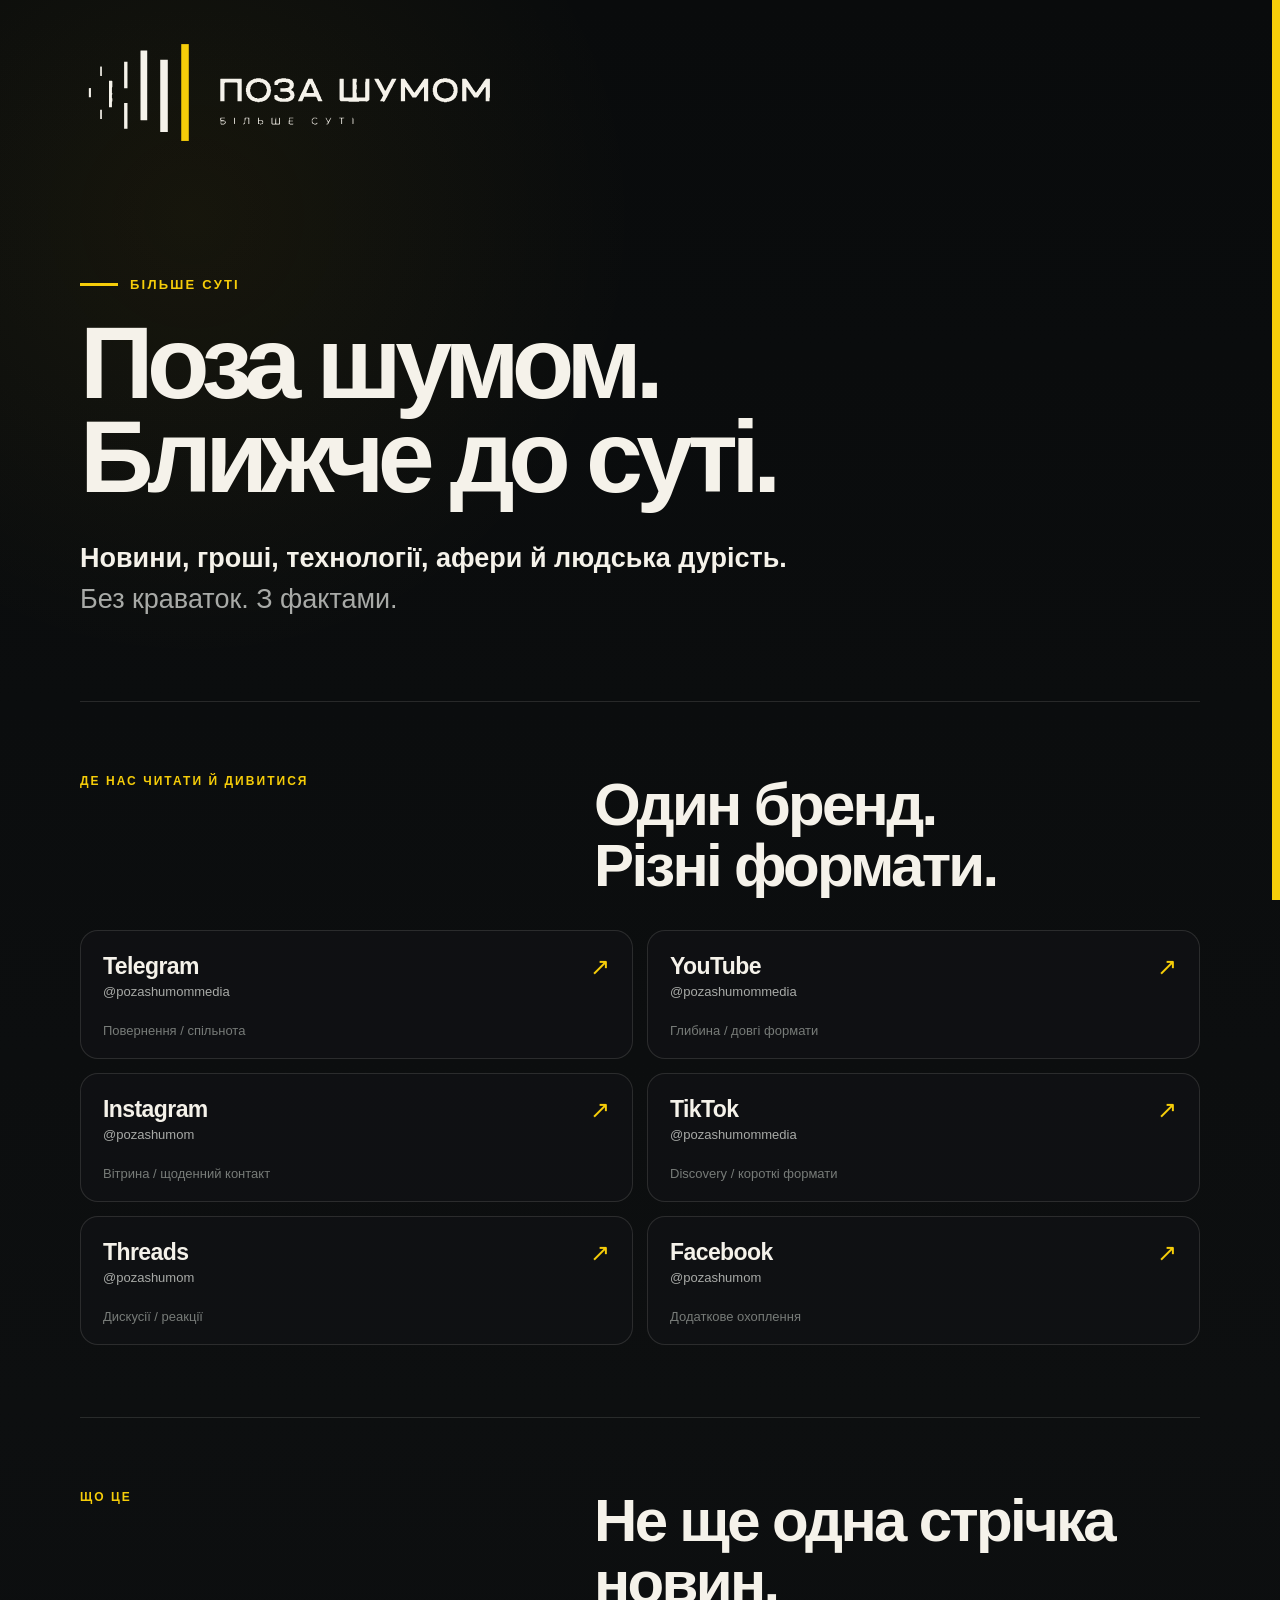
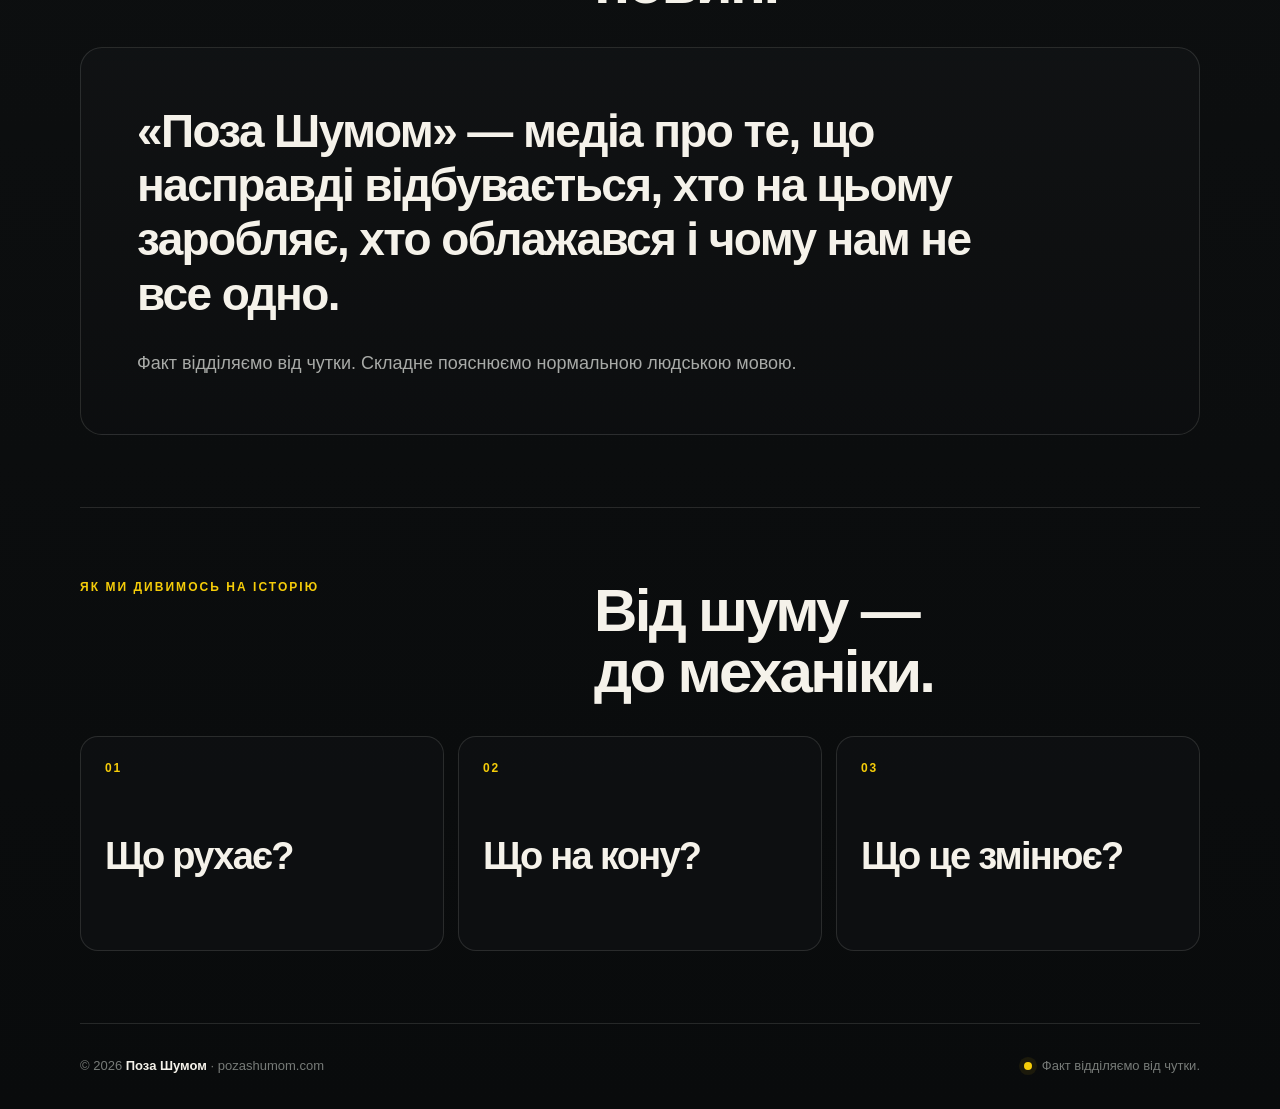
<file: index.html>
<!doctype html>
<html lang="uk">
<head>
<meta charset="utf-8"><meta name="viewport" content="width=device-width,initial-scale=1,viewport-fit=cover">
<title>Поза Шумом — ближче до суті</title>
<meta name="description" content="Новини, гроші, технології, афери, конфлікти й людська дурість. Без краваток. З фактами.">
<meta name="robots" content="index,follow,max-image-preview:large"><meta name="theme-color" content="#090B0C">
<link rel="canonical" href="https://pozashumom.com/"><link rel="icon" href="assets/mark.svg" type="image/svg+xml">
<meta property="og:type" content="website"><meta property="og:locale" content="uk_UA"><meta property="og:site_name" content="Поза Шумом">
<meta property="og:title" content="Поза Шумом — ближче до суті"><meta property="og:description" content="Новини, гроші, технології, афери, конфлікти й людська дурість. Без краваток. З фактами.">
<meta property="og:url" content="https://pozashumom.com/"><meta property="og:image" content="https://pozashumom.com/assets/og-cover.png"><meta name="twitter:card" content="summary_large_image">
<link rel="stylesheet" href="assets/styles.css">
</head>
<body><div class="wrap">
<header class="topbar"><a href="./" aria-label="Поза Шумом — головна"><img class="logo" src="assets/logo-horizontal.svg" alt="Поза Шумом"></a></header>
<main>
<section class="hero"><div class="eyebrow">Більше суті</div><h1>Поза шумом.<br>Ближче до суті.</h1><p><strong>Новини, гроші, технології, афери й людська дурість.</strong><br>Без краваток. З фактами.</p></section>
<section class="section" id="platforms"><div class="section-head"><p class="section-label">Де нас читати й дивитися</p><h2 class="section-title">Один бренд.<br>Різні формати.</h2></div>
<div class="platform-grid">
<a class="platform" href="https://t.me/pozashumommedia" data-platform="telegram" rel="me noopener"><div class="platform-top"><div><div class="platform-name">Telegram</div><div class="platform-handle">@pozashumommedia</div></div><div class="platform-arrow">↗</div></div><div class="platform-role">Повернення / спільнота</div></a>
<a class="platform" href="https://www.youtube.com/@pozashumommedia" data-platform="youtube" rel="me noopener"><div class="platform-top"><div><div class="platform-name">YouTube</div><div class="platform-handle">@pozashumommedia</div></div><div class="platform-arrow">↗</div></div><div class="platform-role">Глибина / довгі формати</div></a>
<a class="platform" href="https://www.instagram.com/pozashumom/" data-platform="instagram" rel="me noopener"><div class="platform-top"><div><div class="platform-name">Instagram</div><div class="platform-handle">@pozashumom</div></div><div class="platform-arrow">↗</div></div><div class="platform-role">Вітрина / щоденний контакт</div></a>
<a class="platform" href="https://www.tiktok.com/@pozashumommedia" data-platform="tiktok" rel="me noopener"><div class="platform-top"><div><div class="platform-name">TikTok</div><div class="platform-handle">@pozashumommedia</div></div><div class="platform-arrow">↗</div></div><div class="platform-role">Discovery / короткі формати</div></a>
<a class="platform" href="https://www.threads.com/@pozashumom" data-platform="threads" rel="me noopener"><div class="platform-top"><div><div class="platform-name">Threads</div><div class="platform-handle">@pozashumom</div></div><div class="platform-arrow">↗</div></div><div class="platform-role">Дискусії / реакції</div></a>
<a class="platform" href="https://www.facebook.com/pozashumom" data-platform="facebook" rel="me noopener"><div class="platform-top"><div><div class="platform-name">Facebook</div><div class="platform-handle">@pozashumom</div></div><div class="platform-arrow">↗</div></div><div class="platform-role">Додаткове охоплення</div></a>
</div></section>
<section class="section" id="about"><div class="section-head"><p class="section-label">Що це</p><h2 class="section-title">Не ще одна стрічка новин.</h2></div><div class="about-card"><p>«Поза Шумом» — медіа про те, що насправді відбувається, хто на цьому заробляє, хто облажався і чому нам не все одно.</p><p class="sub">Факт відділяємо від чутки. Складне пояснюємо нормальною людською мовою.</p></div></section>
<section class="section" id="method"><div class="section-head"><p class="section-label">Як ми дивимось на історію</p><h2 class="section-title">Від шуму —<br>до механіки.</h2></div><div class="principles"><div class="principle"><strong>Що рухає?</strong></div><div class="principle"><strong>Що на кону?</strong></div><div class="principle"><strong>Що це змінює?</strong></div></div></section>
</main>
<footer class="footer"><div>© 2026 <b>Поза Шумом</b> · pozashumom.com</div><div class="footer-signal"><span class="dot"></span><span>Факт відділяємо від чутки.</span></div></footer>
</div><script defer src="assets/app.js"></script></body></html>
</file>
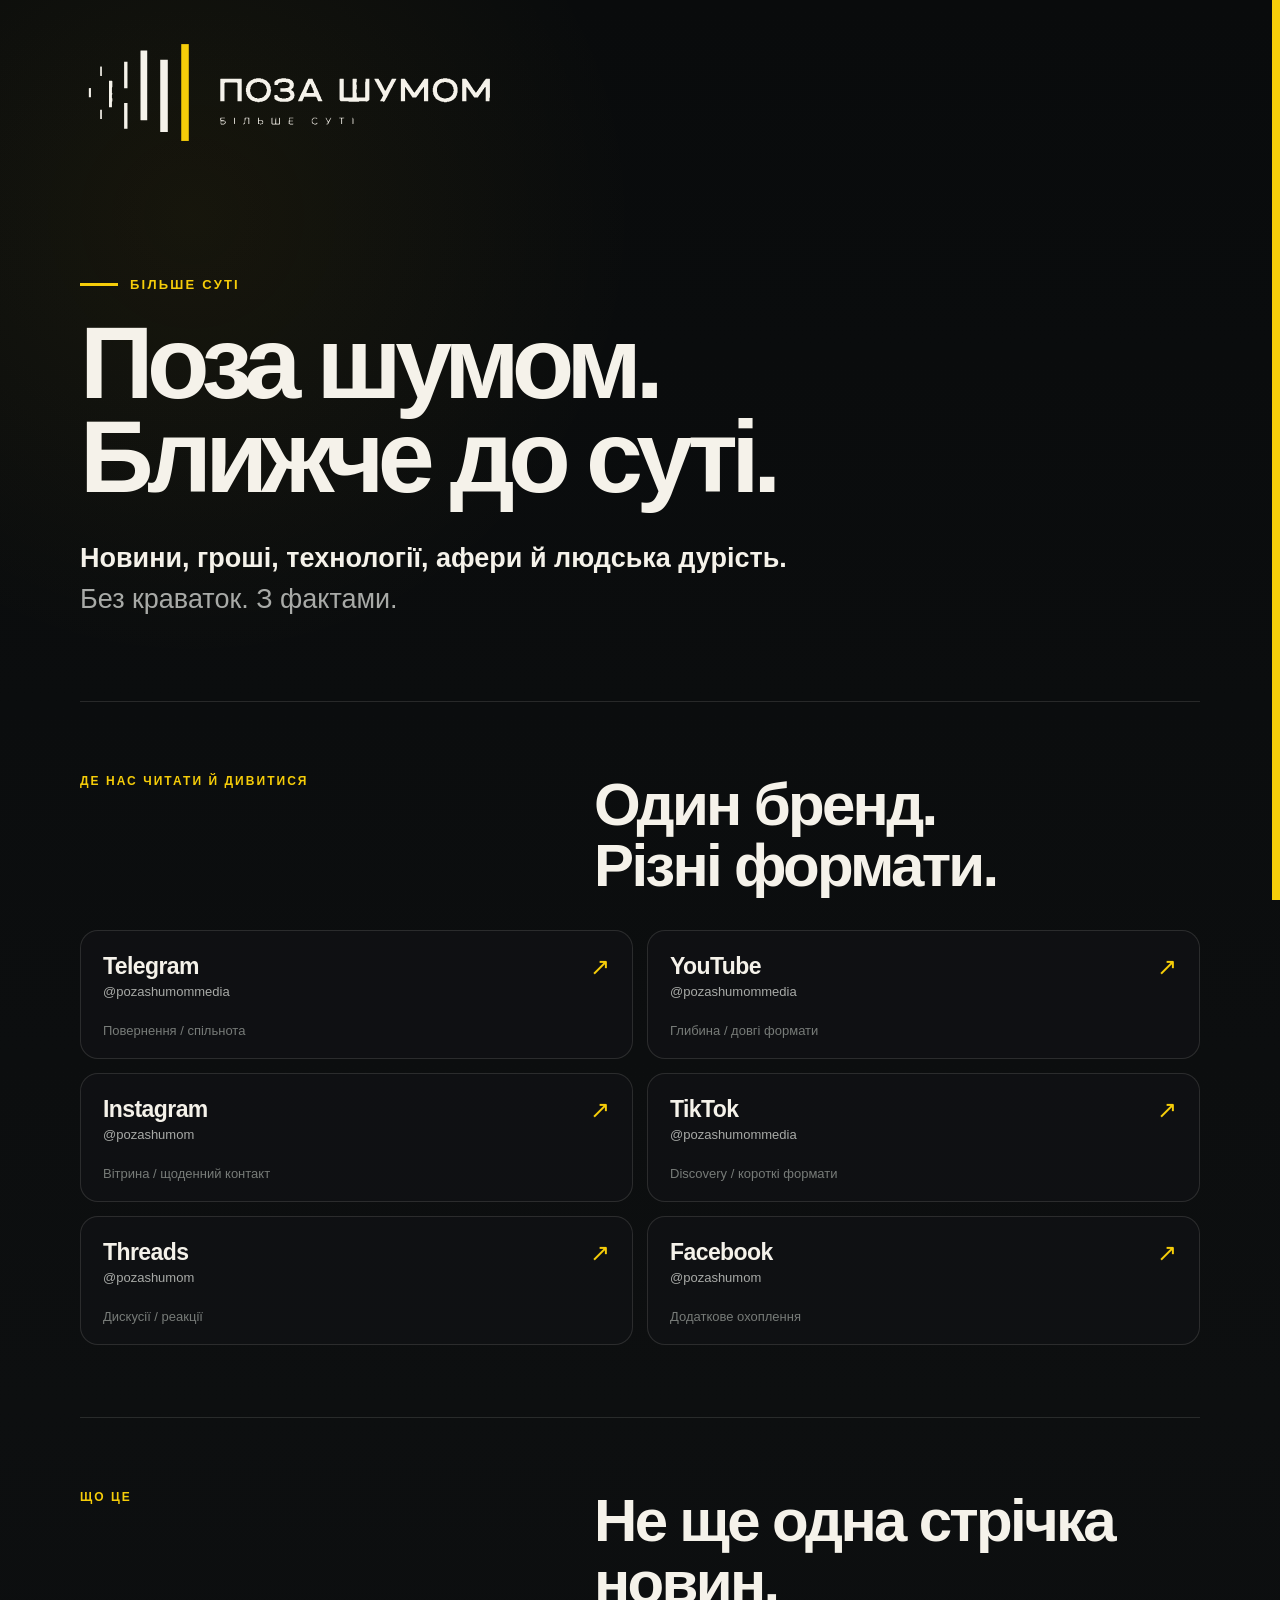
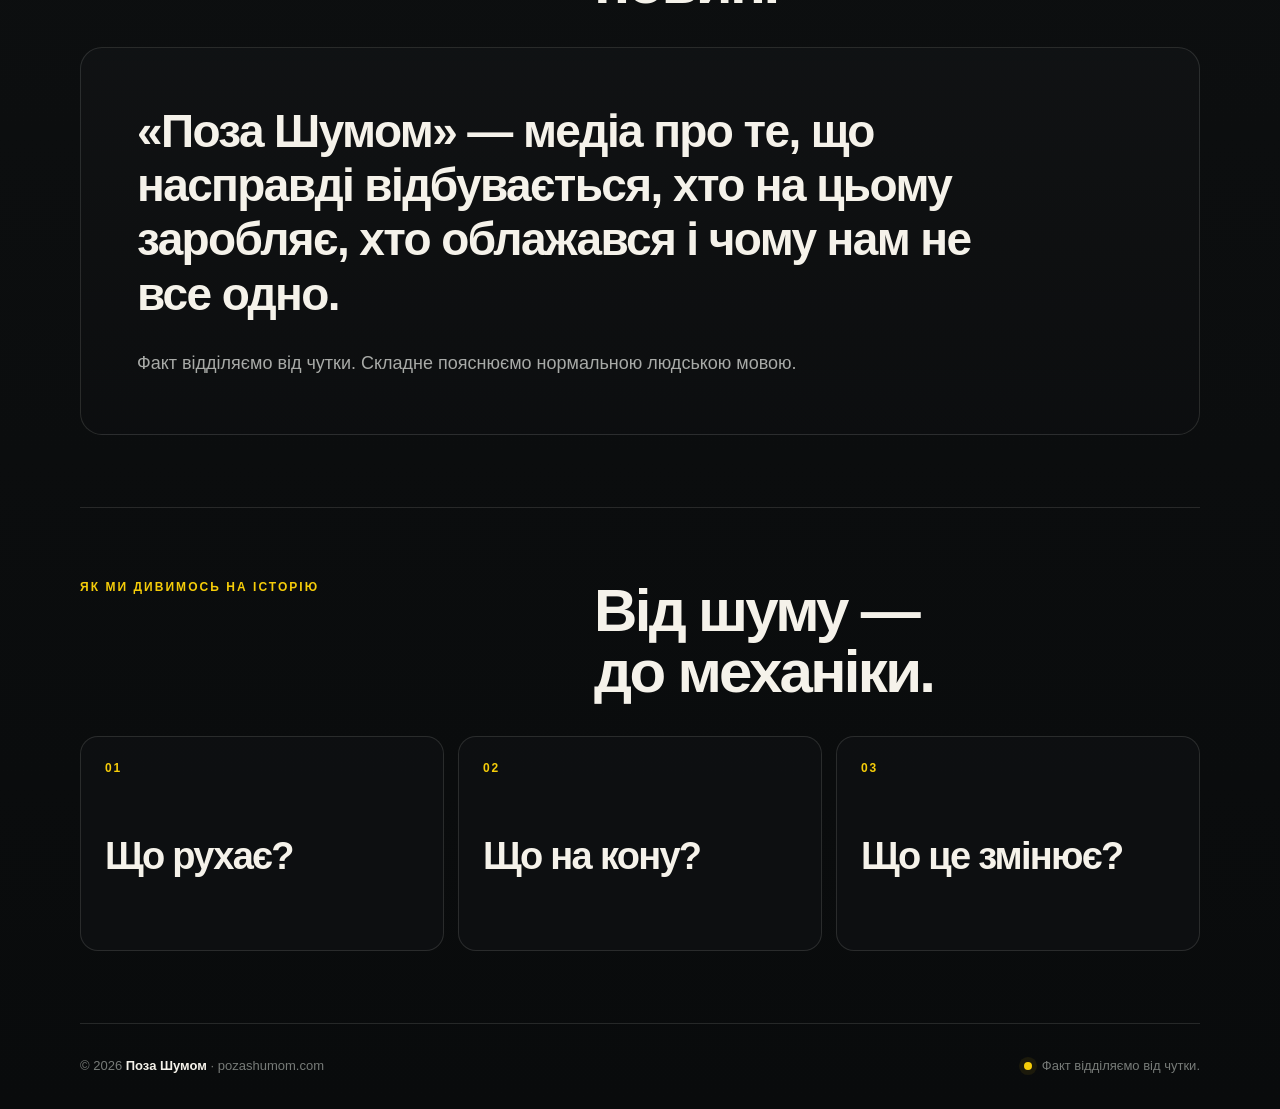
<file: facebook/index.html>
<!doctype html>
<html lang="uk">
<head>
<meta charset="utf-8"><meta name="viewport" content="width=device-width,initial-scale=1">
<meta name="robots" content="noindex,follow"><link rel="canonical" href="https://pozashumom.com/">
<title>Поза Шумом</title>
<script>
try{sessionStorage.setItem("medx_pending_source","facebook")}catch(_){}
location.replace("../");
</script>
<noscript><meta http-equiv="refresh" content="0;url=../"></noscript>
</head>
<body style="background:#090B0C;color:#F5F2EA;font-family:Arial,sans-serif"><p>Переходимо до «Поза Шумом»… <a style="color:#F6CD09" href="../">Відкрити</a></p></body>
</html>
</file>
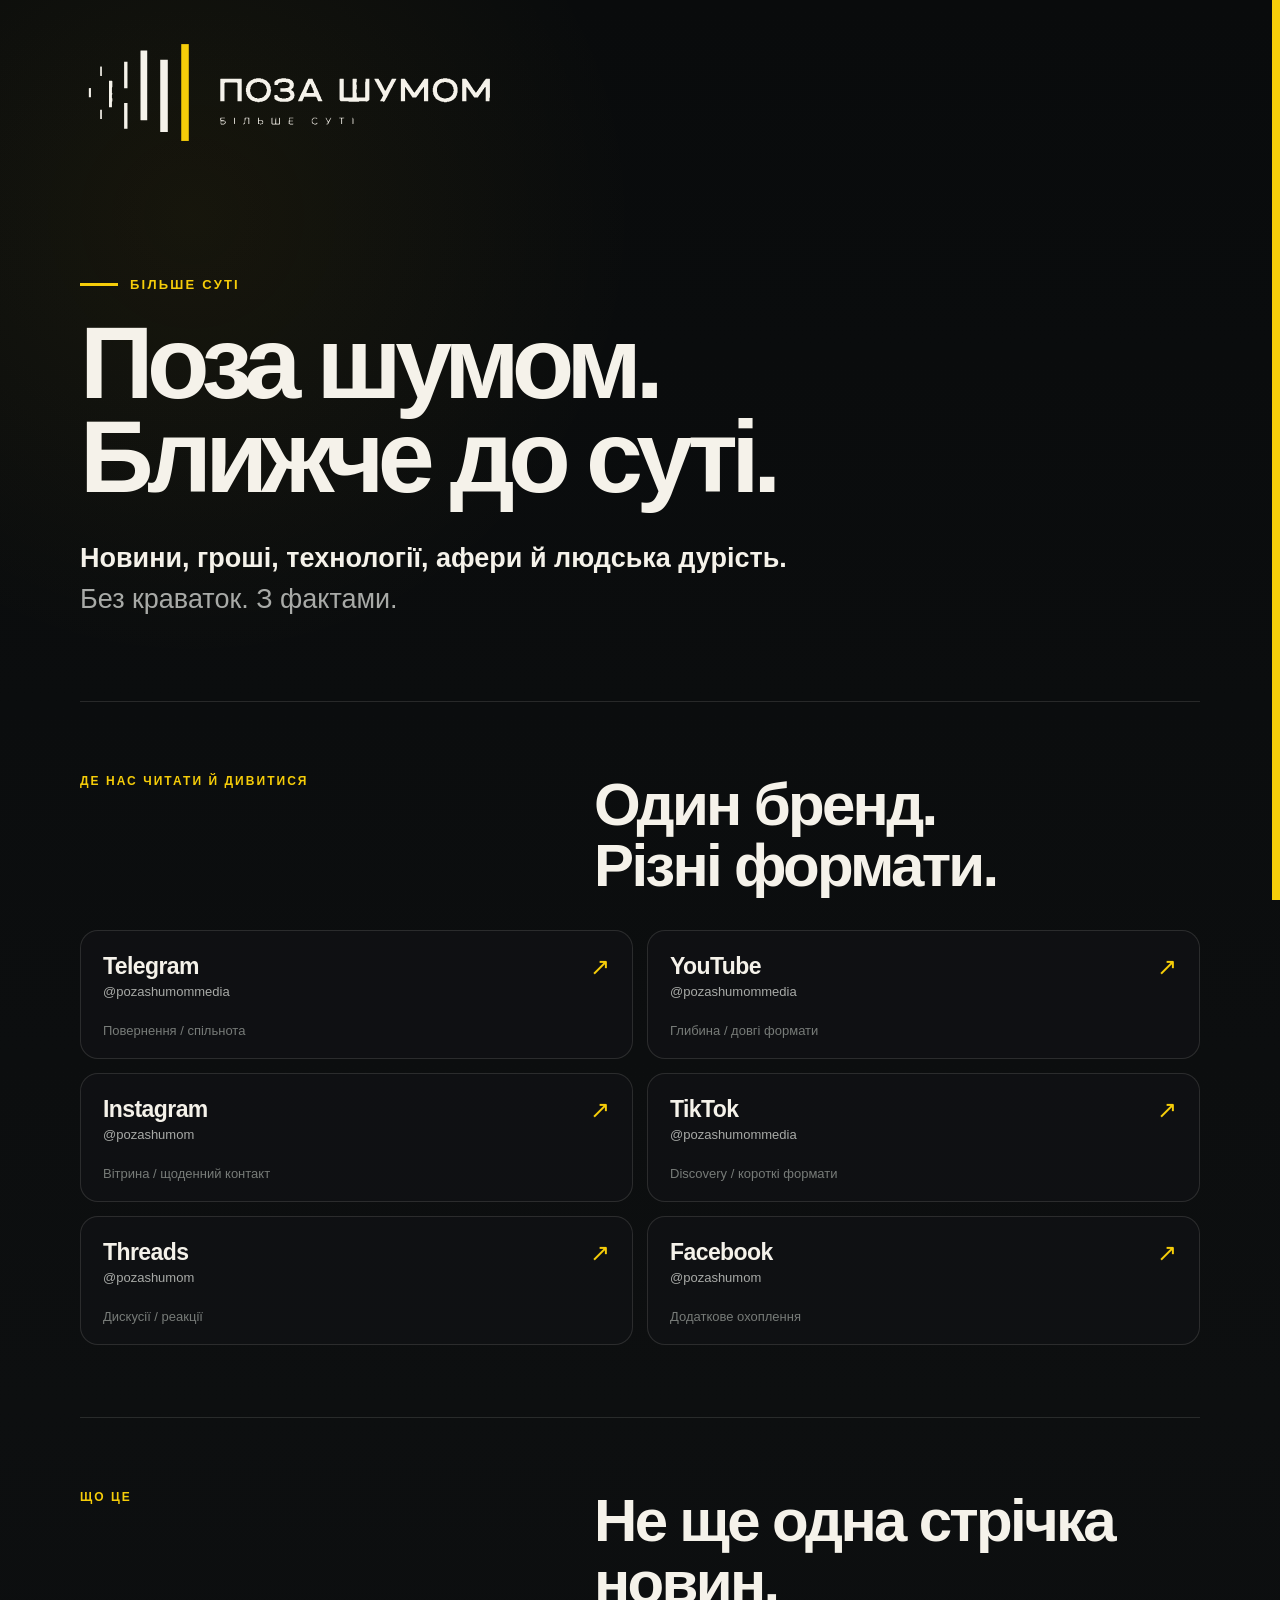
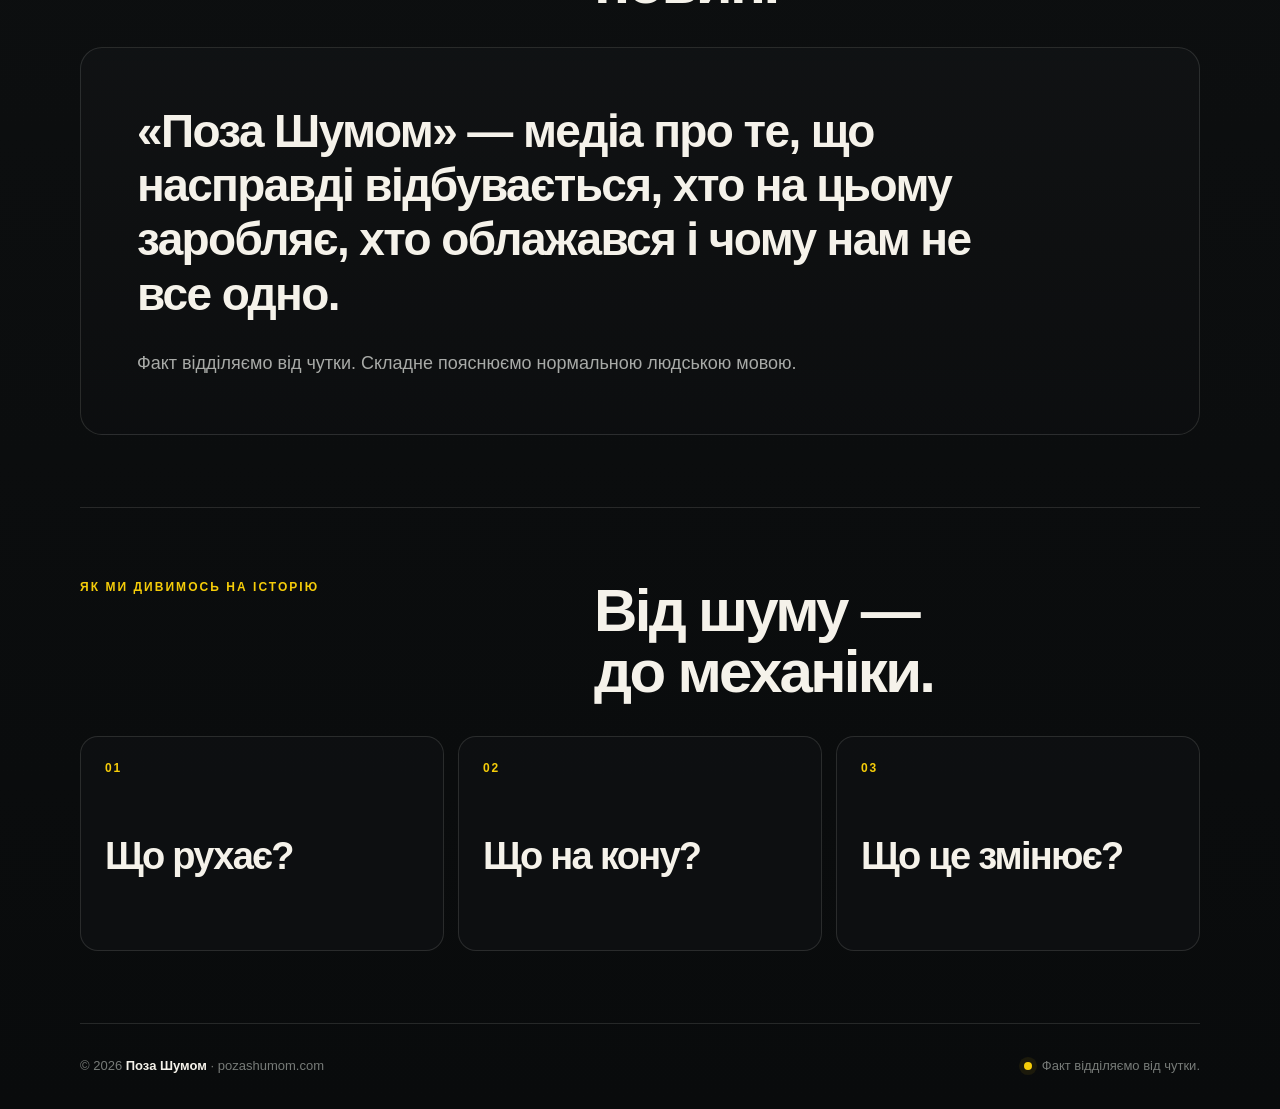
<file: instagram/index.html>
<!doctype html>
<html lang="uk">
<head>
<meta charset="utf-8"><meta name="viewport" content="width=device-width,initial-scale=1">
<meta name="robots" content="noindex,follow"><link rel="canonical" href="https://pozashumom.com/">
<title>Поза Шумом</title>
<script>
try{sessionStorage.setItem("medx_pending_source","instagram")}catch(_){}
location.replace("../");
</script>
<noscript><meta http-equiv="refresh" content="0;url=../"></noscript>
</head>
<body style="background:#090B0C;color:#F5F2EA;font-family:Arial,sans-serif"><p>Переходимо до «Поза Шумом»… <a style="color:#F6CD09" href="../">Відкрити</a></p></body>
</html>
</file>
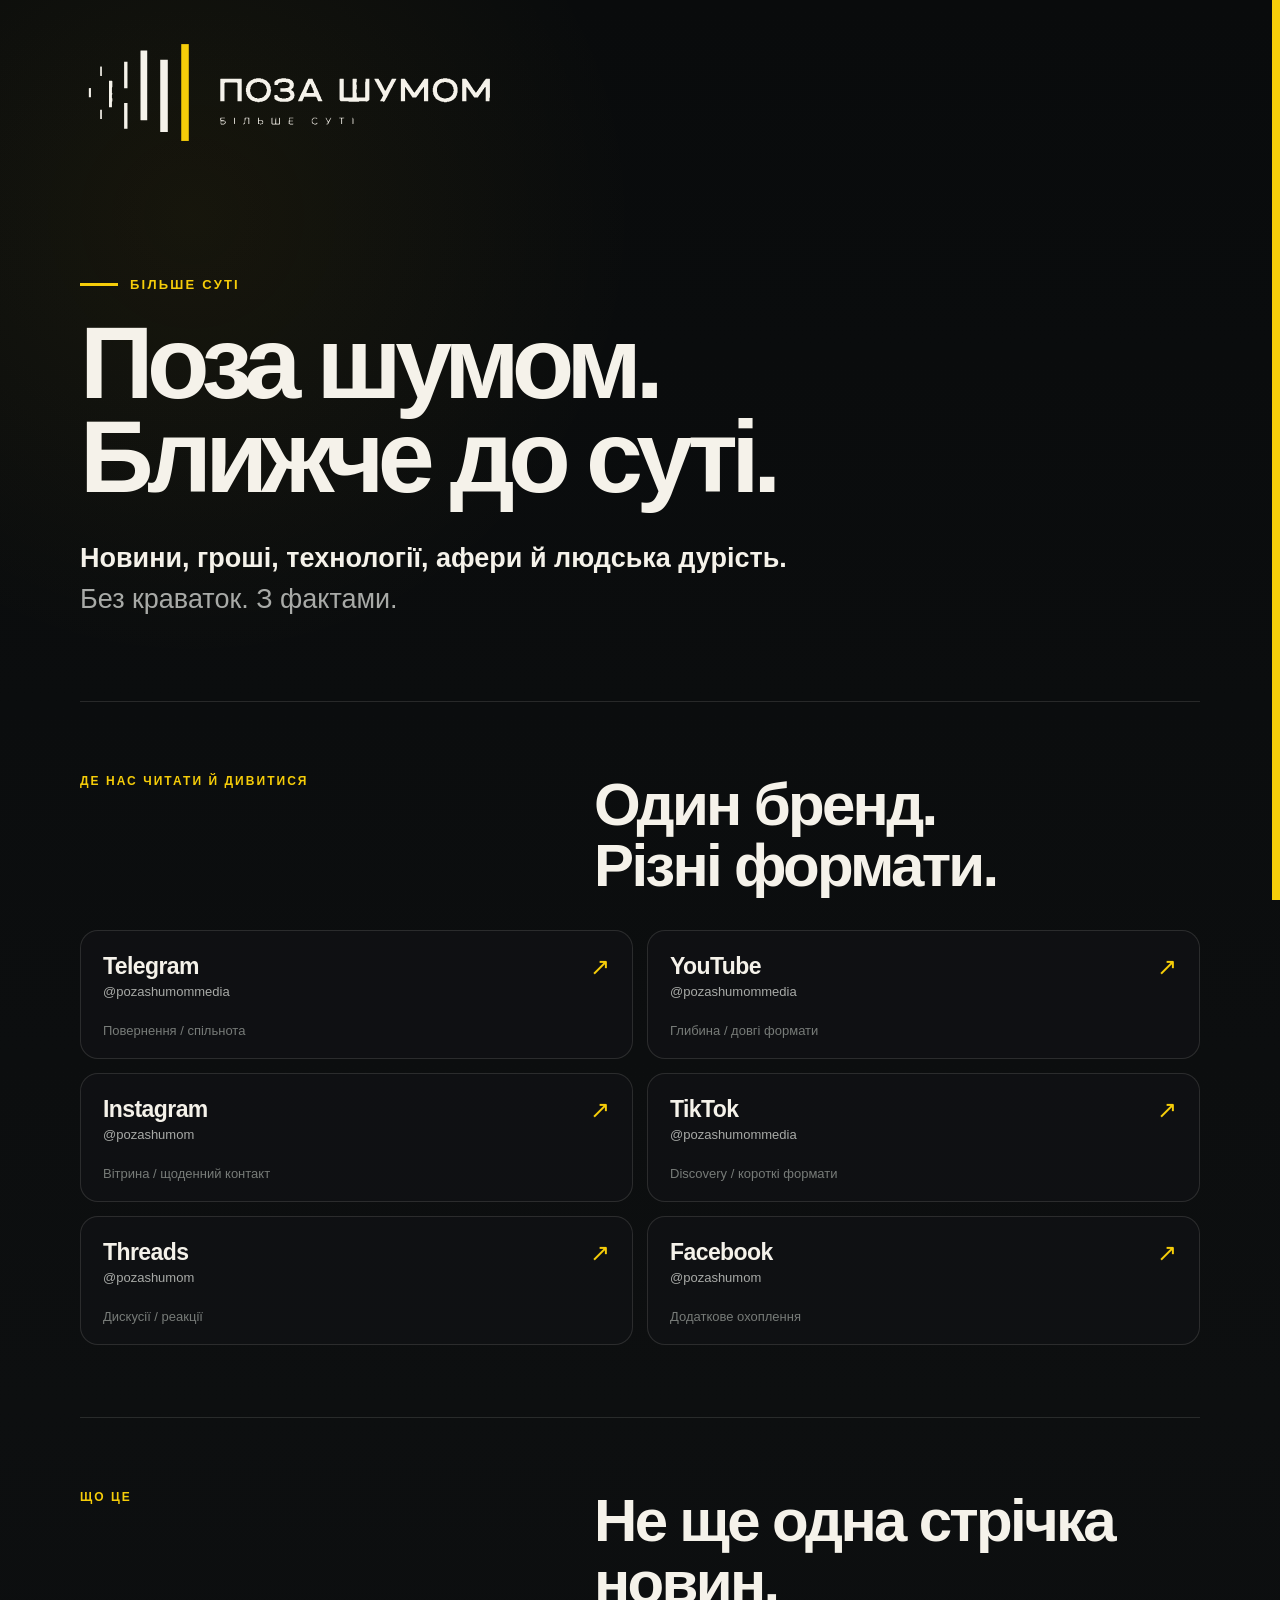
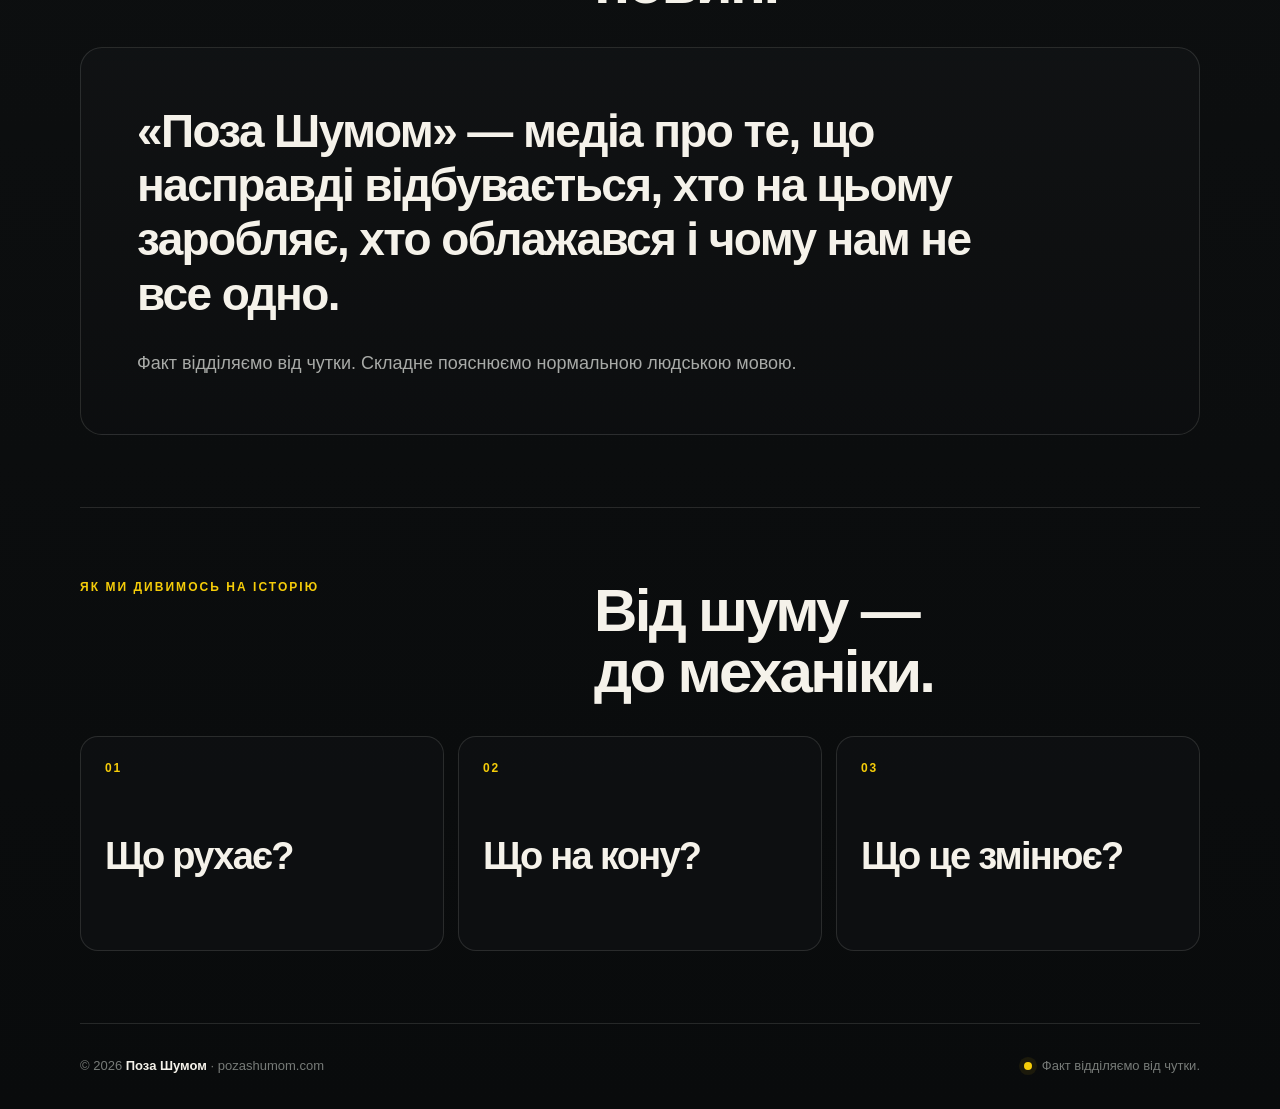
<file: telegram/index.html>
<!doctype html>
<html lang="uk">
<head>
<meta charset="utf-8"><meta name="viewport" content="width=device-width,initial-scale=1">
<meta name="robots" content="noindex,follow"><link rel="canonical" href="https://pozashumom.com/">
<title>Поза Шумом</title>
<script>
try{sessionStorage.setItem("medx_pending_source","telegram")}catch(_){}
location.replace("../");
</script>
<noscript><meta http-equiv="refresh" content="0;url=../"></noscript>
</head>
<body style="background:#090B0C;color:#F5F2EA;font-family:Arial,sans-serif"><p>Переходимо до «Поза Шумом»… <a style="color:#F6CD09" href="../">Відкрити</a></p></body>
</html>
</file>
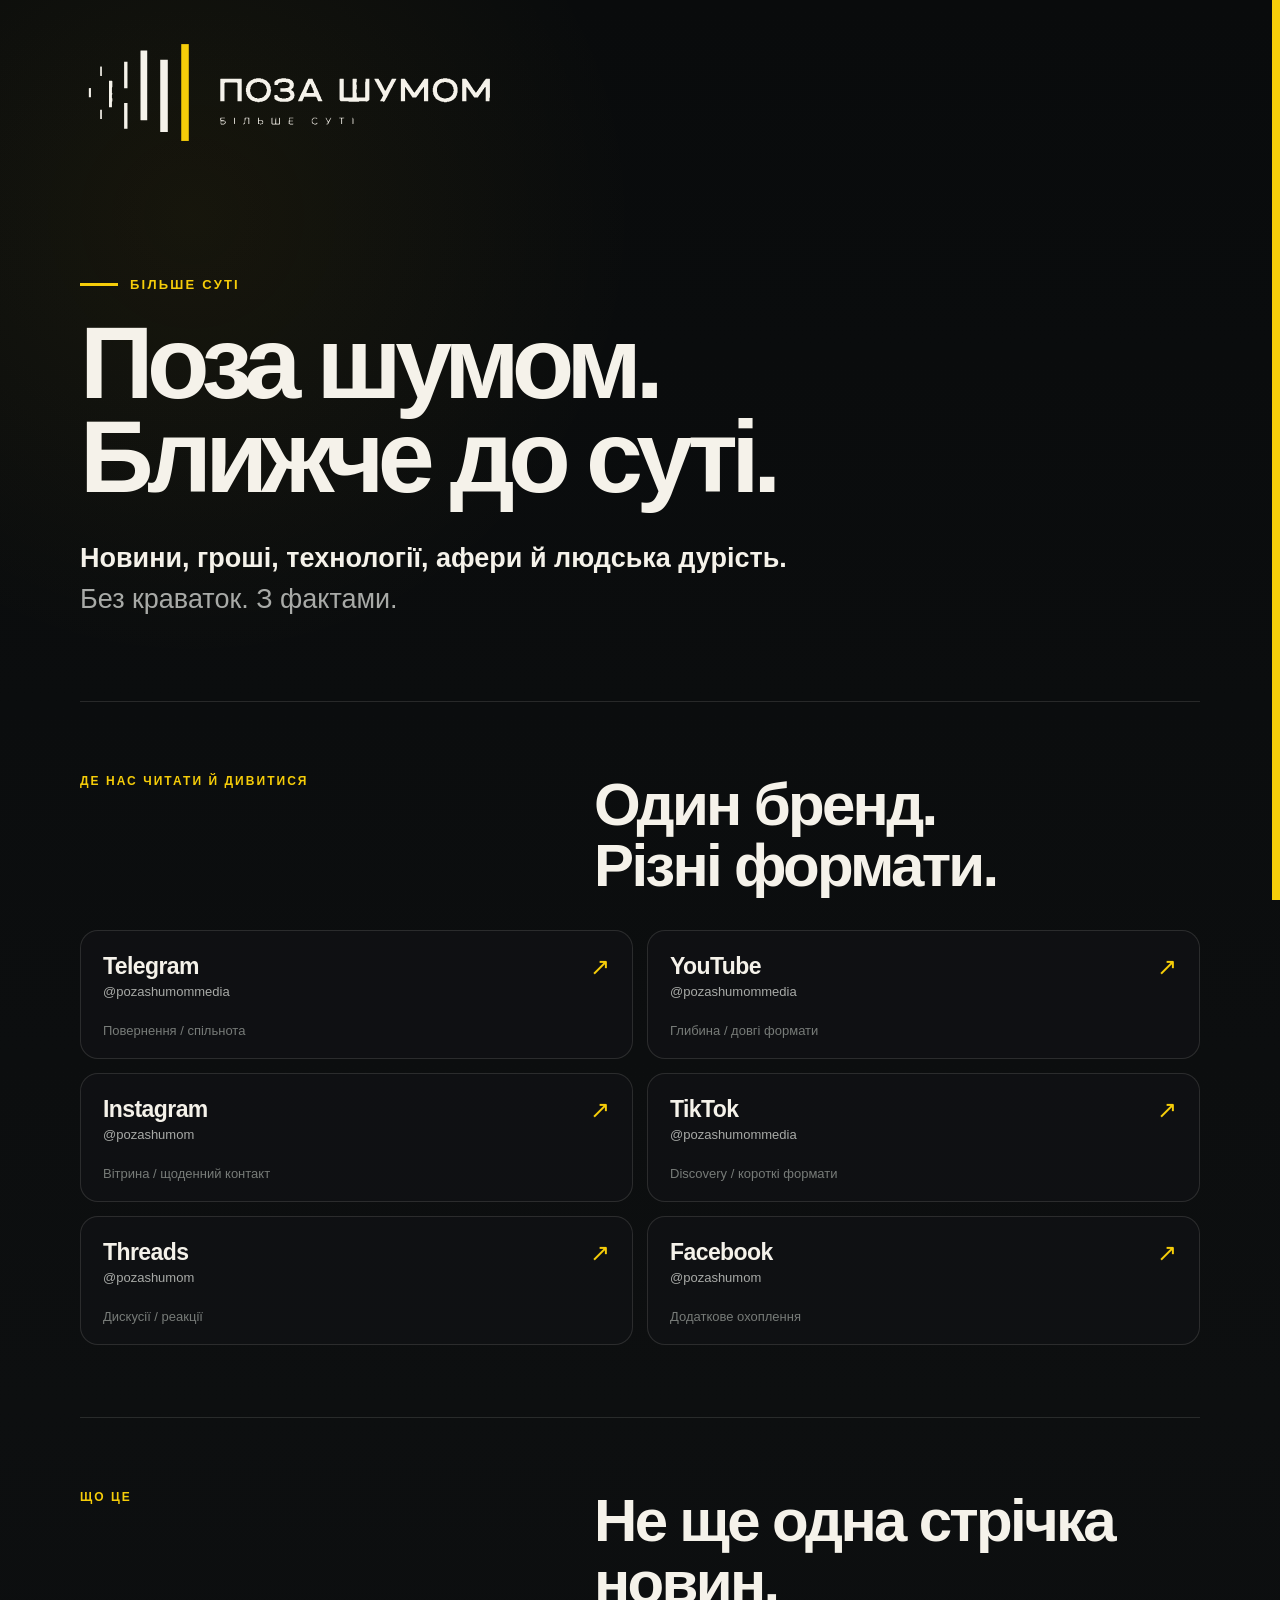
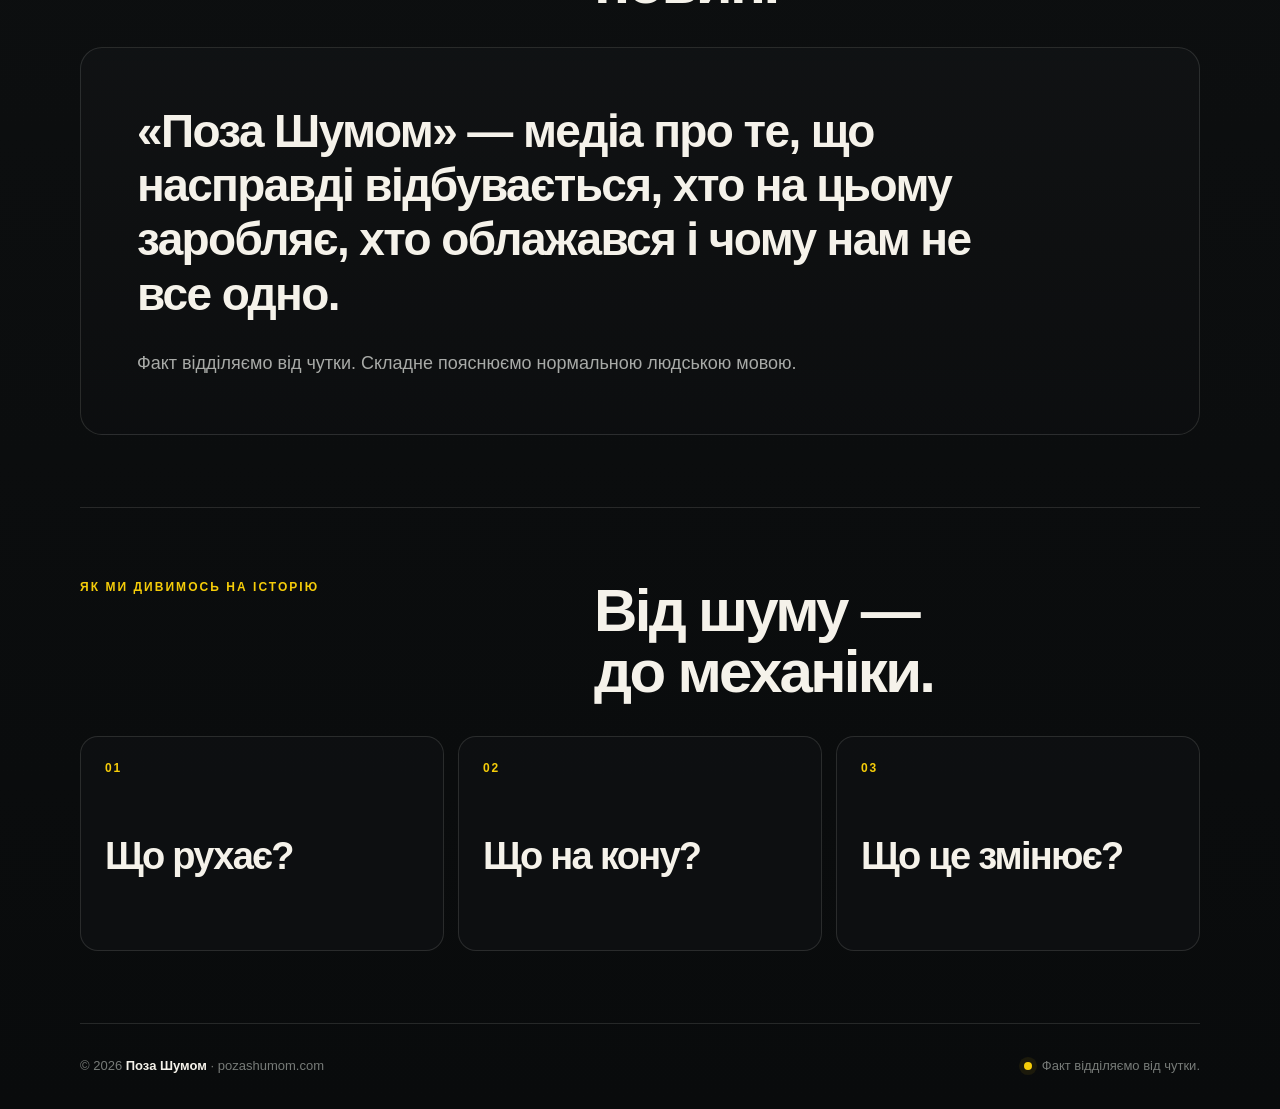
<file: threads/index.html>
<!doctype html>
<html lang="uk">
<head>
<meta charset="utf-8"><meta name="viewport" content="width=device-width,initial-scale=1">
<meta name="robots" content="noindex,follow"><link rel="canonical" href="https://pozashumom.com/">
<title>Поза Шумом</title>
<script>
try{sessionStorage.setItem("medx_pending_source","threads")}catch(_){}
location.replace("../");
</script>
<noscript><meta http-equiv="refresh" content="0;url=../"></noscript>
</head>
<body style="background:#090B0C;color:#F5F2EA;font-family:Arial,sans-serif"><p>Переходимо до «Поза Шумом»… <a style="color:#F6CD09" href="../">Відкрити</a></p></body>
</html>
</file>
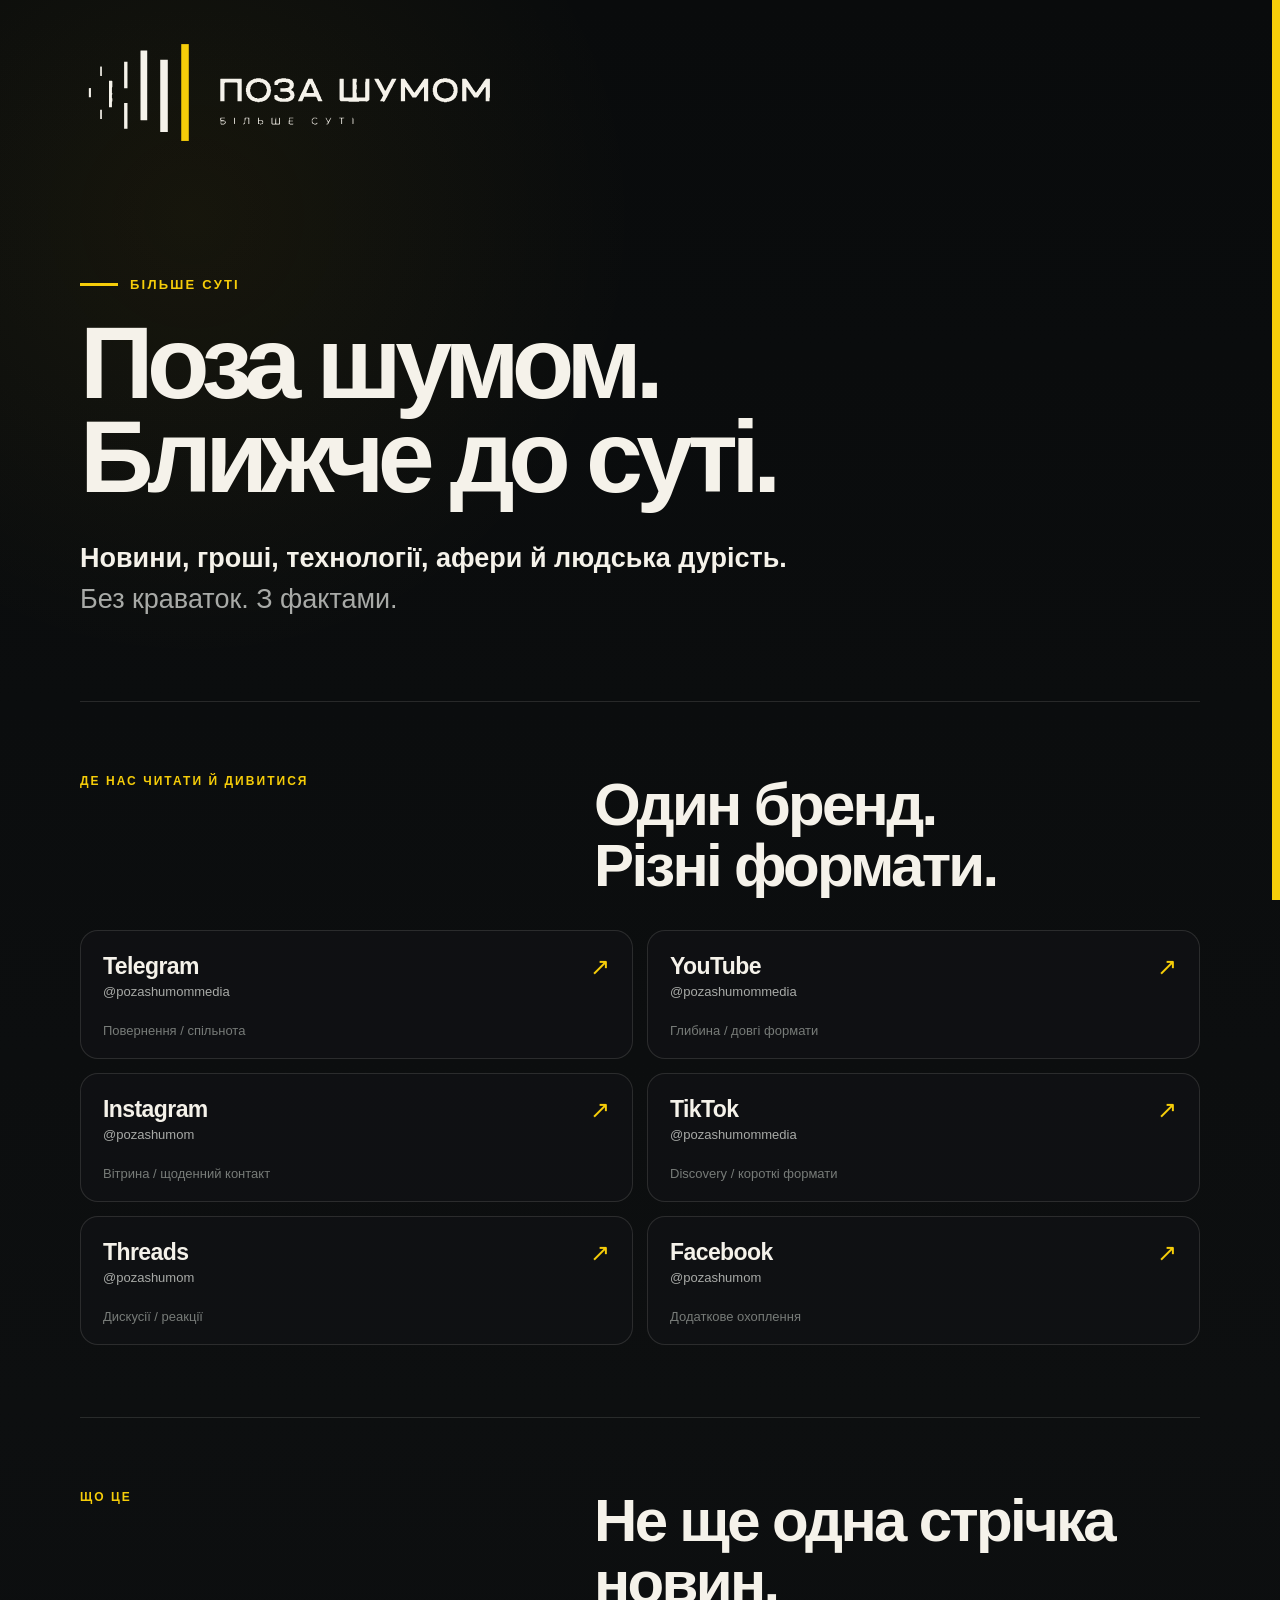
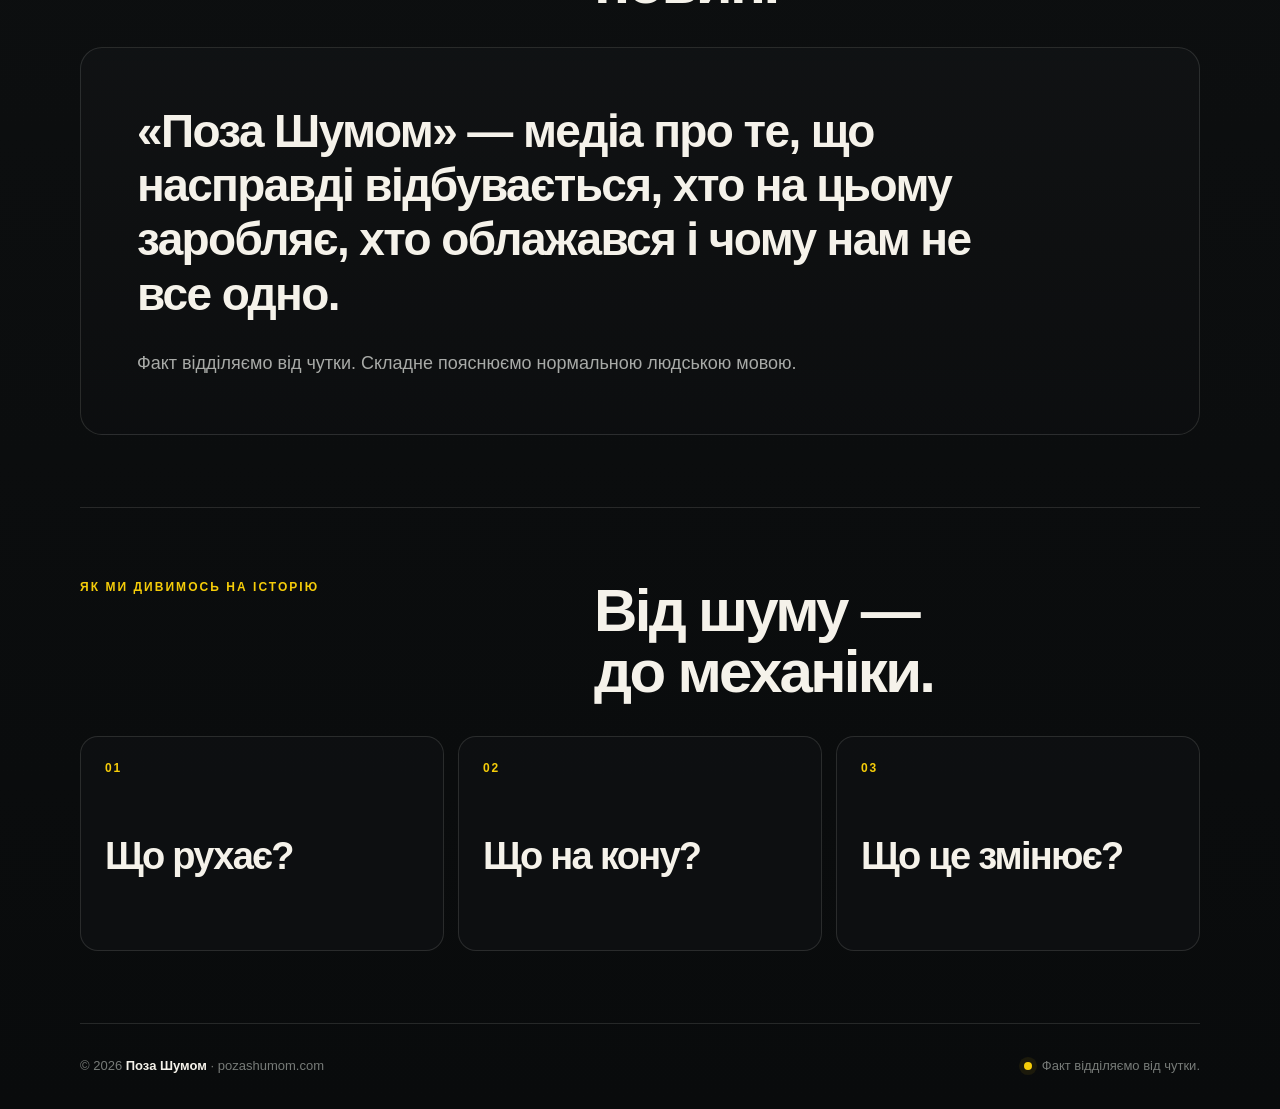
<file: tiktok/index.html>
<!doctype html>
<html lang="uk">
<head>
<meta charset="utf-8"><meta name="viewport" content="width=device-width,initial-scale=1">
<meta name="robots" content="noindex,follow"><link rel="canonical" href="https://pozashumom.com/">
<title>Поза Шумом</title>
<script>
try{sessionStorage.setItem("medx_pending_source","tiktok")}catch(_){}
location.replace("../");
</script>
<noscript><meta http-equiv="refresh" content="0;url=../"></noscript>
</head>
<body style="background:#090B0C;color:#F5F2EA;font-family:Arial,sans-serif"><p>Переходимо до «Поза Шумом»… <a style="color:#F6CD09" href="../">Відкрити</a></p></body>
</html>
</file>
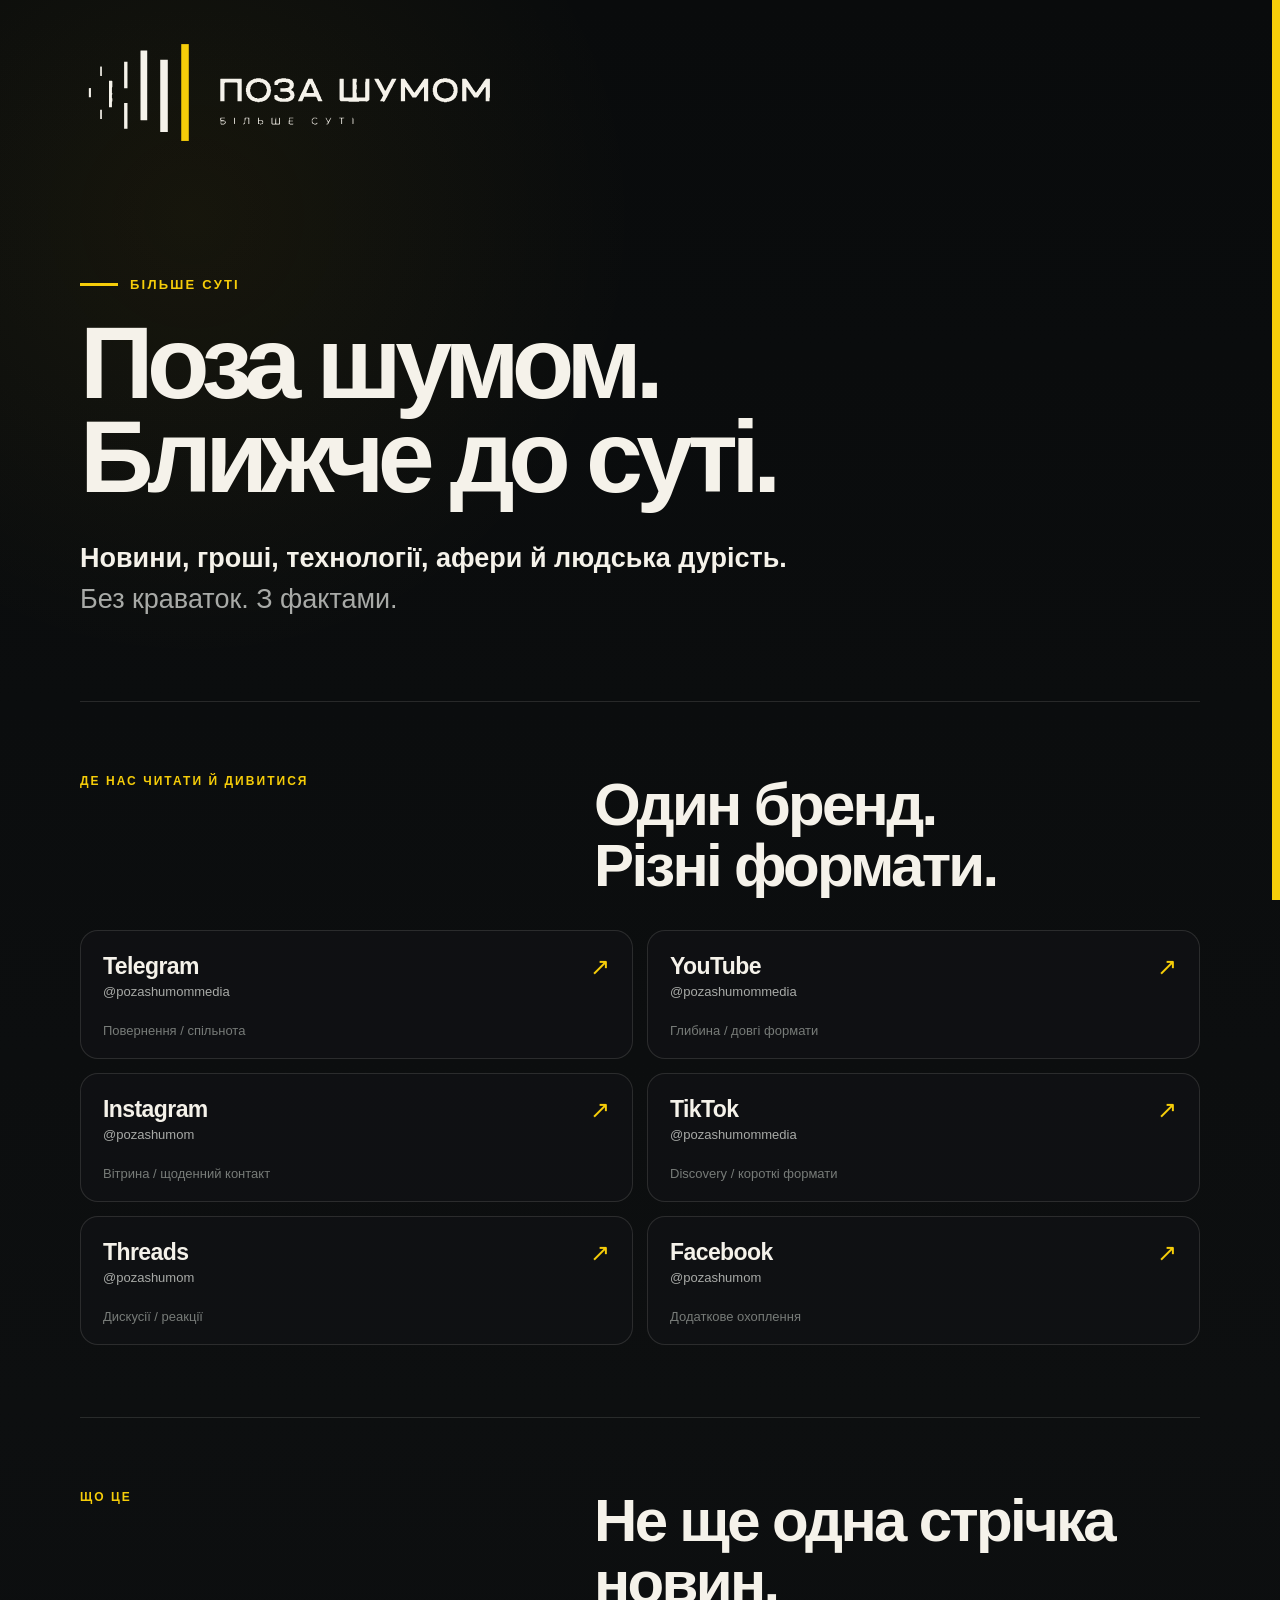
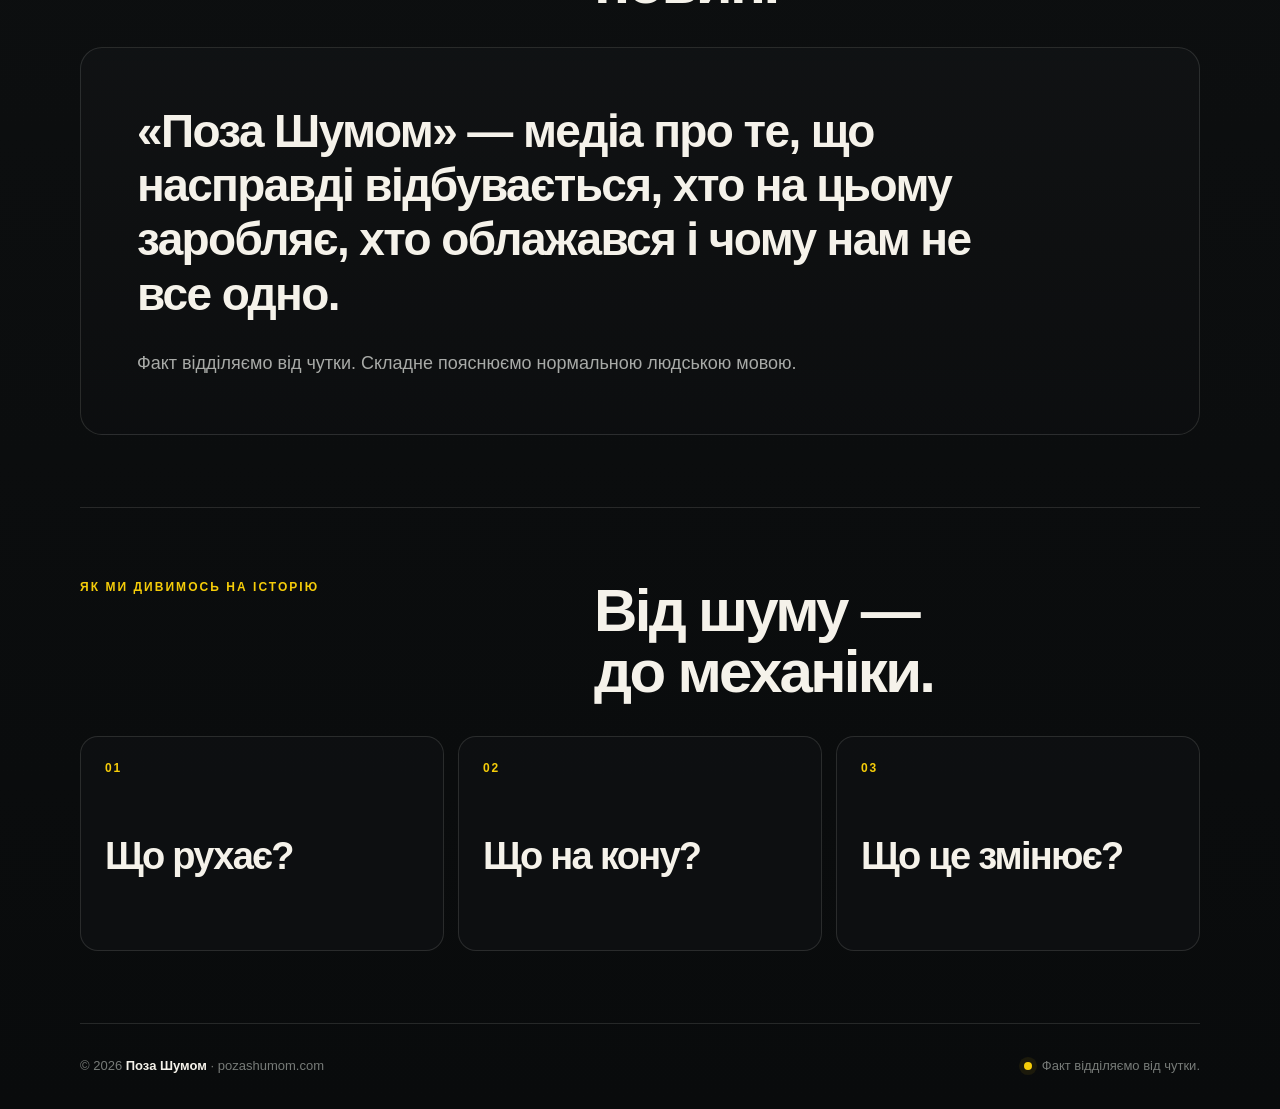
<file: youtube/index.html>
<!doctype html>
<html lang="uk">
<head>
<meta charset="utf-8"><meta name="viewport" content="width=device-width,initial-scale=1">
<meta name="robots" content="noindex,follow"><link rel="canonical" href="https://pozashumom.com/">
<title>Поза Шумом</title>
<script>
try{sessionStorage.setItem("medx_pending_source","youtube")}catch(_){}
location.replace("../");
</script>
<noscript><meta http-equiv="refresh" content="0;url=../"></noscript>
</head>
<body style="background:#090B0C;color:#F5F2EA;font-family:Arial,sans-serif"><p>Переходимо до «Поза Шумом»… <a style="color:#F6CD09" href="../">Відкрити</a></p></body>
</html>
</file>
<file: assets/styles.css>
:root{--bg:#090B0C;--bg2:#0D0F10;--panel:#111315;--fg:#F5F2EA;--muted:#A8AAA7;--signal:#F6CD09;--line:rgba(245,242,234,.12);--focus:rgba(246,205,9,.34)}
*{box-sizing:border-box}html{scroll-behavior:smooth;background:var(--bg)}
body{margin:0;min-height:100vh;font-family:Inter,Segoe UI,Arial,Helvetica,sans-serif;color:var(--fg);background:radial-gradient(circle at 15% 8%,rgba(246,205,9,.055),transparent 28rem),linear-gradient(180deg,var(--bg),var(--bg2) 52%,var(--bg))}
body::after{content:"";position:fixed;inset:0 0 0 auto;width:8px;background:var(--signal);z-index:20}
a{color:inherit}a:focus-visible{outline:3px solid var(--focus);outline-offset:4px}.wrap{width:min(1120px,calc(100% - 44px));margin:0 auto}
.topbar{display:flex;align-items:center;padding:34px 0 10px}.logo{display:block;width:min(420px,72vw);height:auto}
.hero{padding:108px 0 82px;max-width:940px}.eyebrow{display:inline-flex;align-items:center;gap:12px;margin-bottom:24px;color:var(--signal);font-size:13px;font-weight:900;letter-spacing:.17em;text-transform:uppercase}.eyebrow::before{content:"";width:38px;height:3px;background:var(--signal)}
h1{margin:0;font-size:clamp(52px,8vw,104px);line-height:.92;letter-spacing:-.065em;font-weight:900}.hero p{margin:34px 0 0;max-width:780px;color:var(--muted);font-size:clamp(19px,2.4vw,27px);line-height:1.5}.hero p strong{color:var(--fg);font-weight:800}
.section{padding:72px 0;border-top:1px solid var(--line)}.section-head{display:grid;grid-template-columns:1fr 1.3fr;gap:48px;align-items:start;margin-bottom:34px}.section-label{margin:0;color:var(--signal);font-size:12px;font-weight:900;letter-spacing:.17em;text-transform:uppercase}.section-title{margin:0;font-size:clamp(34px,5vw,60px);line-height:1.02;letter-spacing:-.045em}
.platform-grid{display:grid;grid-template-columns:repeat(2,minmax(0,1fr));gap:14px}.platform{min-height:120px;padding:22px 22px 20px;display:flex;flex-direction:column;justify-content:space-between;gap:24px;border:1px solid var(--line);border-radius:18px;background:rgba(17,19,21,.72);text-decoration:none;transition:transform .18s ease,border-color .18s ease,background .18s ease}.platform:hover{transform:translateY(-3px);border-color:rgba(246,205,9,.65);background:#151819}.platform-top{display:flex;align-items:flex-start;gap:14px}.platform-name{font-size:23px;font-weight:900;letter-spacing:-.025em}.platform-handle{margin-top:4px;color:var(--muted);font-size:13px}.platform-arrow{margin-left:auto;color:var(--signal);font-size:24px}.platform-role{color:#777B78;font-size:13px}
.about-card{border:1px solid var(--line);border-radius:22px;background:linear-gradient(180deg,rgba(17,19,21,.84),rgba(13,15,16,.78));padding:clamp(28px,5vw,56px)}.about-card p{margin:0;max-width:900px;font-size:clamp(25px,3.6vw,46px);line-height:1.18;letter-spacing:-.035em;font-weight:780}.about-card .sub{margin-top:28px;max-width:760px;font-size:18px;line-height:1.6;letter-spacing:0;font-weight:500;color:var(--muted)}
.principles{display:grid;grid-template-columns:repeat(3,1fr);gap:14px;counter-reset:principle}.principle{counter-increment:principle;min-height:215px;padding:24px;border:1px solid var(--line);border-radius:18px;background:rgba(17,19,21,.62)}.principle::before{content:"0" counter(principle);display:block;margin-bottom:62px;color:var(--signal);font-size:12px;font-weight:900;letter-spacing:.16em}.principle strong{display:block;font-size:clamp(26px,3vw,38px);line-height:1.05;letter-spacing:-.045em}
.footer{display:flex;align-items:center;justify-content:space-between;gap:24px;padding:34px 0 36px;color:#777B78;font-size:13px;border-top:1px solid var(--line)}.footer b{color:var(--fg)}.footer-signal{display:flex;align-items:center;gap:10px}.dot{width:8px;height:8px;border-radius:50%;background:var(--signal);box-shadow:0 0 0 5px rgba(246,205,9,.08)}
@media(max-width:760px){body::after{width:5px}.wrap{width:min(100% - 28px,1120px)}.topbar{padding-top:24px}.logo{width:min(350px,82vw)}.hero{padding:76px 0 58px}h1{font-size:clamp(48px,15vw,72px)}.hero p{font-size:18px}.section{padding:54px 0}.section-head{grid-template-columns:1fr;gap:14px;margin-bottom:26px}.platform-grid,.principles{grid-template-columns:1fr}.principle{min-height:160px}.principle::before{margin-bottom:36px}.footer{flex-direction:column;align-items:flex-start}}
@media(prefers-reduced-motion:reduce){*{scroll-behavior:auto!important;transition:none!important}}
</file>
